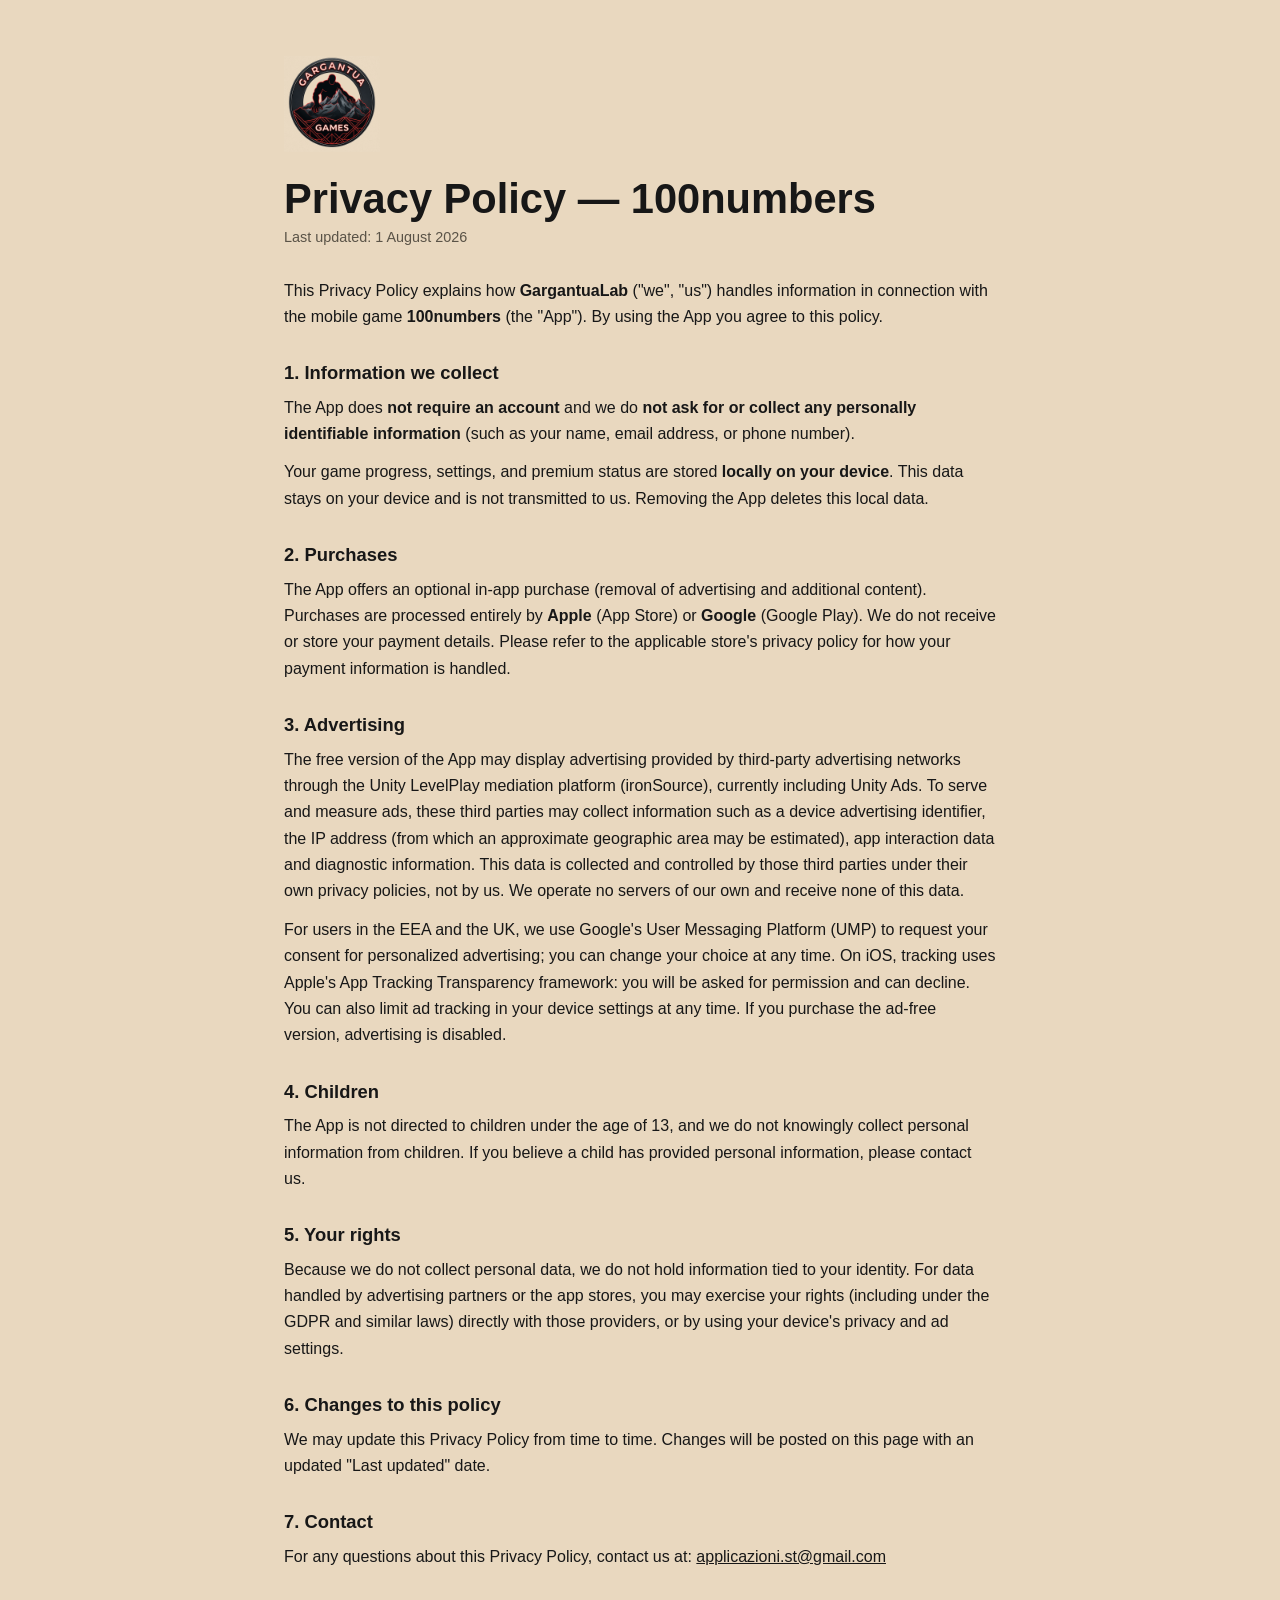
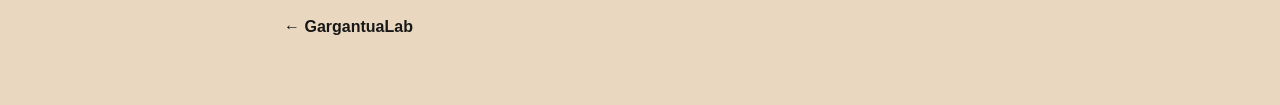
<file: privacy.html>
<!DOCTYPE html>
<html lang="en">
<head>
<meta charset="UTF-8">
<meta name="viewport" content="width=device-width, initial-scale=1.0">
<title>100numbers — Privacy Policy | GargantuaLab</title>
<meta name="description" content="Privacy Policy for the mobile game 100numbers by GargantuaLab.">
<meta name="theme-color" content="#e9d8bf">
<link rel="icon" type="image/png" href="assets/logo-64.png">
<style>
  *{ box-sizing:border-box; }
  html,body{ margin:0; }
  body{
    background:#e9d8bf;
    color:#171717;
    font-family:-apple-system, "Helvetica Neue", Arial, sans-serif;
    -webkit-font-smoothing:antialiased;
    line-height:1.65;
  }
  .wrap{ max-width:760px; margin:0 auto; padding:clamp(24px,5vw,56px) 24px 64px; }
  .logo{ width:clamp(64px,8vw,96px); height:auto; display:block; margin-bottom:24px; }
  h1{ font-size:clamp(1.8rem,5vw,2.6rem); font-weight:800; line-height:1.1; margin:0 0 4px; }
  .muted{ color:#5a5347; font-size:.9rem; margin:0 0 28px; }
  h2{ font-size:1.15rem; font-weight:800; margin:28px 0 6px; }
  p{ margin:0 0 12px; }
  a{ color:#171717; }
  .back{ display:inline-block; margin-top:32px; font-weight:600; text-decoration:none; }
  .back:hover{ text-decoration:underline; }
</style>
</head>
<body>
<div class="wrap">
  <img class="logo" src="assets/logo-480.png" alt="GargantuaLab">
  <h1>Privacy Policy — 100numbers</h1>
  <p class="muted">Last updated: 1 August 2026</p>

  <p>This Privacy Policy explains how <strong>GargantuaLab</strong> ("we", "us") handles information in
  connection with the mobile game <strong>100numbers</strong> (the "App"). By using the App you agree to
  this policy.</p>

  <h2>1. Information we collect</h2>
  <p>The App does <strong>not require an account</strong> and we do <strong>not ask for or collect any
  personally identifiable information</strong> (such as your name, email address, or phone number).</p>
  <p>Your game progress, settings, and premium status are stored <strong>locally on your device</strong>.
  This data stays on your device and is not transmitted to us. Removing the App deletes this local data.</p>

  <h2>2. Purchases</h2>
  <p>The App offers an optional in-app purchase (removal of advertising and additional content). Purchases
  are processed entirely by <strong>Apple</strong> (App Store) or <strong>Google</strong> (Google Play).
  We do not receive or store your payment details. Please refer to the applicable store's privacy policy
  for how your payment information is handled.</p>

  <h2>3. Advertising</h2>
  <p>The free version of the App may display advertising provided by third-party advertising networks
  through the Unity LevelPlay mediation platform (ironSource), currently including Unity Ads. To serve and
  measure ads, these third parties may collect information such as a device advertising identifier, the
  IP address (from which an approximate geographic area may be estimated), app interaction data and
  diagnostic information. This data is collected and controlled by those third parties under their own
  privacy policies, not by us. We operate no servers of our own and receive none of this data.</p>
  <p>For users in the EEA and the UK, we use Google's User Messaging Platform (UMP) to request your consent
  for personalized advertising; you can change your choice at any time. On iOS, tracking uses Apple's App
  Tracking Transparency framework: you will be asked for permission and can decline. You can also limit ad
  tracking in your device settings at any time. If you purchase the ad-free version, advertising is
  disabled.</p>

  <h2>4. Children</h2>
  <p>The App is not directed to children under the age of 13, and we do not knowingly collect personal
  information from children. If you believe a child has provided personal information, please contact us.</p>

  <h2>5. Your rights</h2>
  <p>Because we do not collect personal data, we do not hold information tied to your identity. For data
  handled by advertising partners or the app stores, you may exercise your rights (including under the GDPR
  and similar laws) directly with those providers, or by using your device's privacy and ad settings.</p>

  <h2>6. Changes to this policy</h2>
  <p>We may update this Privacy Policy from time to time. Changes will be posted on this page with an
  updated "Last updated" date.</p>

  <h2>7. Contact</h2>
  <p>For any questions about this Privacy Policy, contact us at:
  <a href="mailto:applicazioni.st@gmail.com">applicazioni.st@gmail.com</a></p>

  <a class="back" href="index.html">&larr; GargantuaLab</a>
</div>
</body>
</html>
</file>
